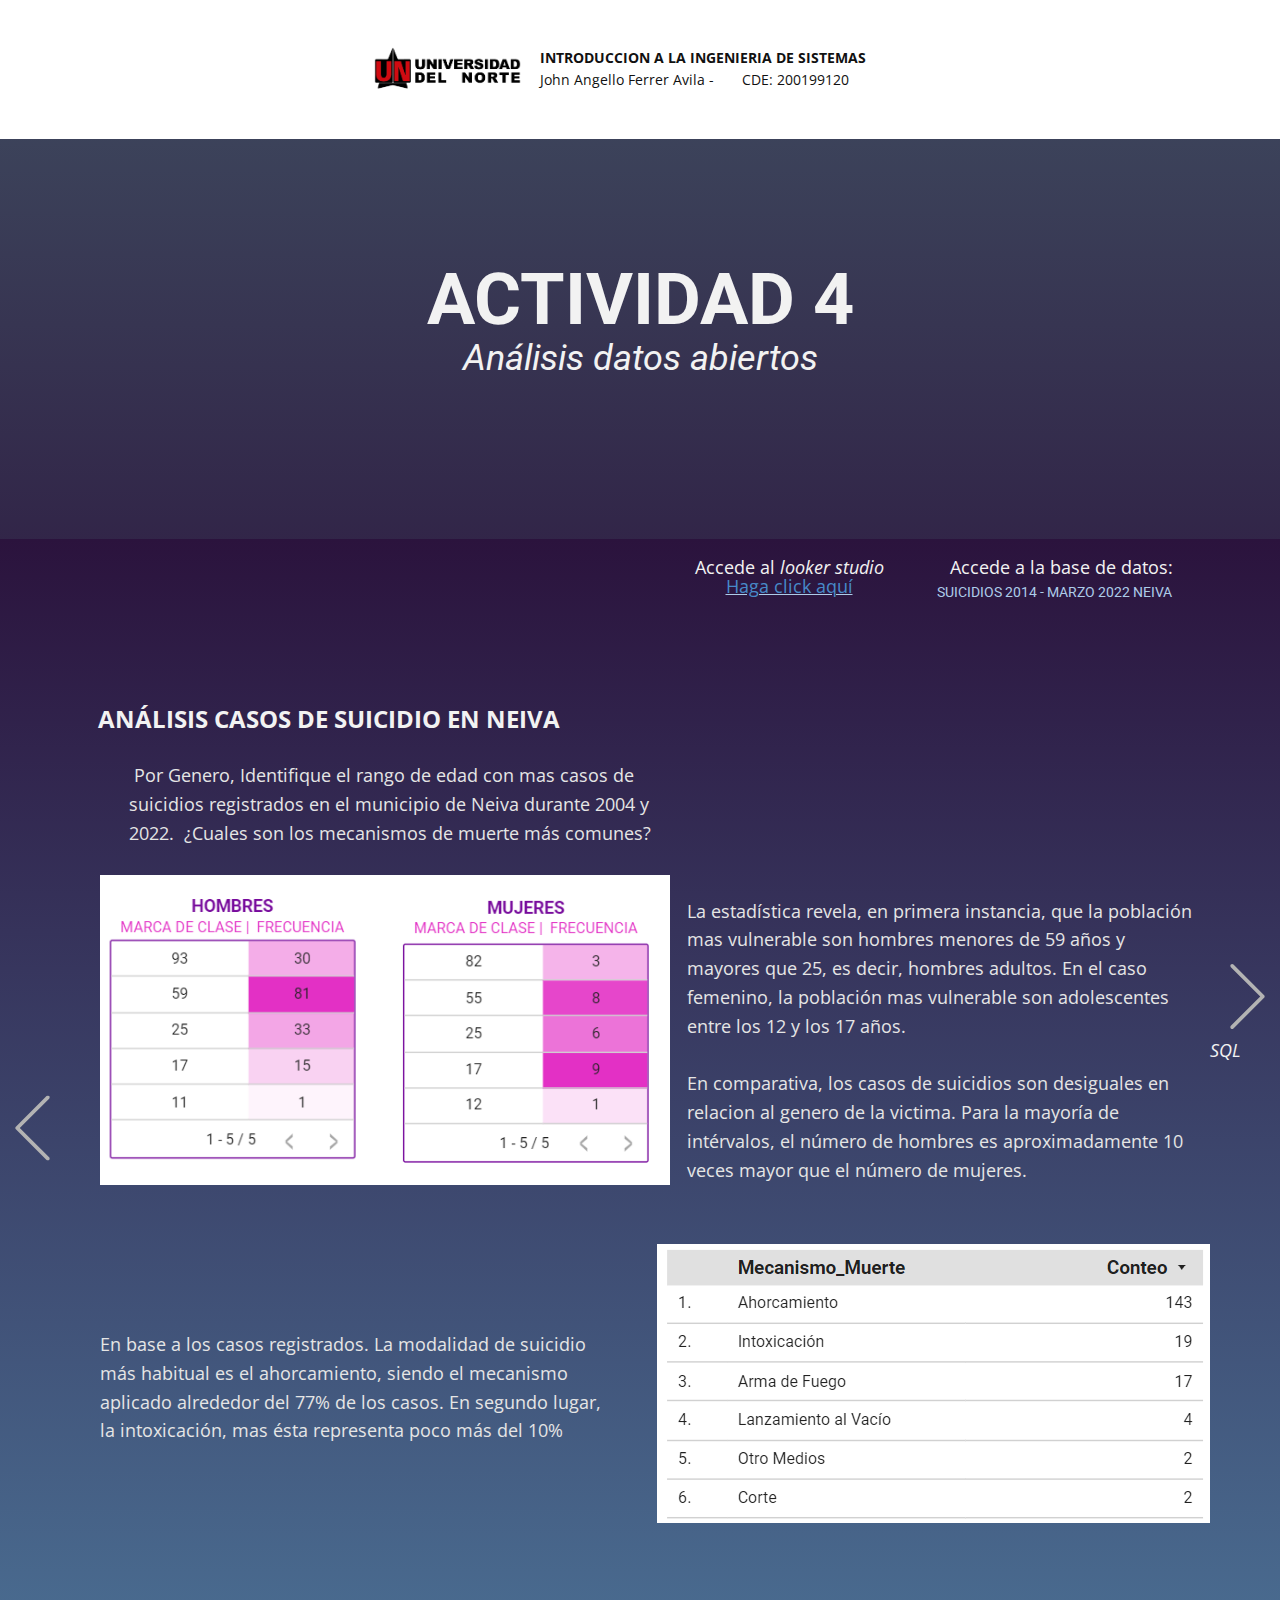
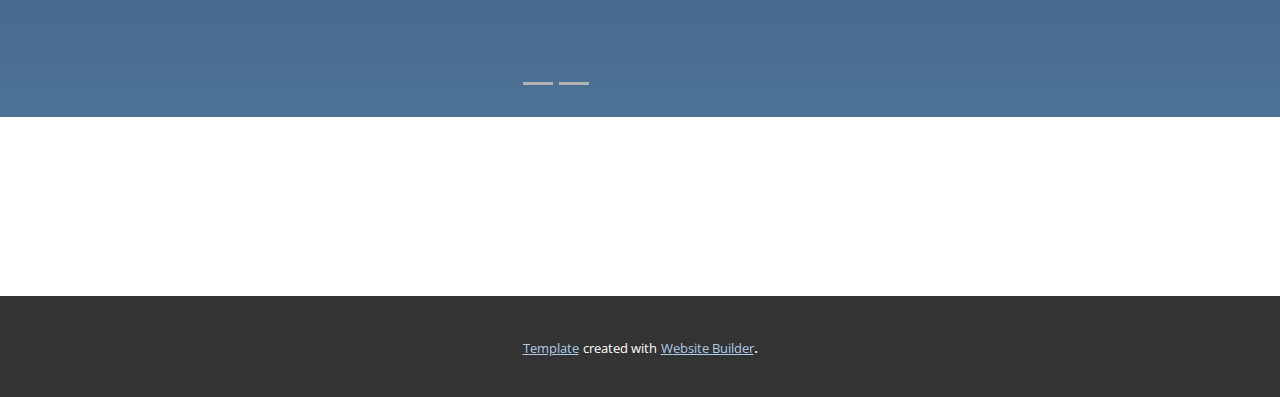
<file: index.html>
<!DOCTYPE html>
<html style="font-size: 16px;" lang="es"><head>
    <meta name="viewport" content="width=device-width, initial-scale=1.0">
    <meta charset="utf-8">
    <meta name="keywords" content="ACTIVIDAD 4, Análisi​s datos abiertos, SUICIDIOS 2014 - MARZO 2022 NEIVA, SUICIDIOS 2014 - MARZO 2022 NEIVA">
    <meta name="description" content="">
    <title>act4</title>
    <link rel="stylesheet" href="nicepage.css" media="screen">
<link rel="stylesheet" href="act4.css" media="screen">
    <script class="u-script" type="text/javascript" src="jquery.js" defer=""></script>
    <script class="u-script" type="text/javascript" src="nicepage.js" defer=""></script>
    <meta name="generator" content="Nicepage 5.10.3, nicepage.com">
    <link id="u-theme-google-font" rel="stylesheet" href="https://fonts.googleapis.com/css?family=Roboto:100,100i,300,300i,400,400i,500,500i,700,700i,900,900i|Open+Sans:300,300i,400,400i,500,500i,600,600i,700,700i,800,800i">
    
    
    
    <script type="application/ld+json">{
		"@context": "http://schema.org",
		"@type": "Organization",
		"name": "",
		"logo": "images/Logo-UNINORTE.png"
}</script>
    <meta name="theme-color" content="#478ac9">
    <meta property="og:title" content="act4">
    <meta property="og:type" content="website">
  <meta data-intl-tel-input-cdn-path="intlTelInput/"></head>
  <body data-home-page="act4.html" data-home-page-title="act4" class="u-body u-xl-mode" data-lang="es"><header class="u-clearfix u-header u-header" id="sec-ea8f"><div class="u-clearfix u-sheet u-sheet-1">
        <a href="https://uninorte.edu.co" class="u-image u-logo u-image-1" data-image-width="1717" data-image-height="669" title="Uninorte" target="_blank">
          <img src="images/Logo-UNINORTE.png" class="u-logo-image u-logo-image-1">
        </a>
        <p class="u-small-text u-text u-text-variant u-text-1">
          <span style="font-weight: 700;">INTRODUCCION A LA INGENIERIA DE SISTEMAS</span>
          <br>John Angello Ferrer Avila -&nbsp; &nbsp; &nbsp; &nbsp;CDE: 200199120&nbsp;
        </p>
      </div></header>
    <section class="u-clearfix u-gradient u-parallax u-section-1" id="sec-e8fd">
      <div class="u-clearfix u-sheet u-sheet-1">
        <h1 class="u-text u-text-default u-text-grey-5 u-text-1">ACTIVIDAD 4</h1>
        <h1 class="u-text u-text-default u-text-grey-5 u-text-2">Análisi​s datos abiertos</h1>
      </div>
    </section>
    <section class="u-carousel u-slide u-block-c24e-1" id="carousel_23fc" data-interval="5000" data-u-ride="carousel">
      <ol class="u-carousel-indicators u-block-c24e-7">
        <li data-u-target="#carousel_23fc" class="u-active u-grey-30" data-u-slide-to="0"></li>
        <li data-u-target="#carousel_23fc" class="u-grey-30" data-u-slide-to="1"></li>
      </ol>
      <div class="u-carousel-inner" role="listbox">
        <div class="u-active u-align-center u-carousel-item u-clearfix u-gradient u-section-2-1">
          <div class="u-clearfix u-sheet u-sheet-1">
            <p class="u-large-text u-text u-text-grey-5 u-text-variant u-text-1">Accede a la base de datos:</p>
            <p class="u-large-text u-text u-text-grey-5 u-text-variant u-text-2">Accede al <span style="font-style: italic;">looker studio</span>
            </p>
            <h1 class="u-text u-text-default u-title u-text-3">
              <a class="u-active-none u-border-none u-btn u-button-link u-button-style u-hover-none u-none u-text-palette-1-light-2 u-btn-1" data-href="https://www.datos.gov.co/Estad-sticas-Nacionales/SUICIDIOS-2014-MARZO-2022-NEIVA/gh4e-xuyg" data-target="_blank">&nbsp;SUICIDIOS 2014 - MARZO 2022 NEIVA</a>
            </h1>
            <p class="u-large-text u-text u-text-palette-1-light-2 u-text-variant u-text-4">
              <a class="u-active-none u-border-none u-btn u-button-link u-button-style u-hover-none u-none u-text-palette-1-base u-btn-2" data-href="https://lookerstudio.google.com/reporting/265cdbc2-ae55-4370-a331-c5835a4ba0e2" data-target="_blank">Haga click aquí</a>
            </p>
            <p class="u-large-text u-text u-text-grey-5 u-text-variant u-text-5"> ANÁLISIS CASOS DE SUICIDIO EN NEIVA</p>
            <p class="u-align-left u-large-text u-text u-text-grey-10 u-text-variant u-text-6">&nbsp;Por Genero, Identifique el rango de edad con mas casos de
suicidios registrados en el municipio de Neiva durante 2004 y 2022.&nbsp; ¿Cuales son los mecanismos de muerte más
comunes?&nbsp;&nbsp;</p>
            <img class="u-image u-image-contain u-image-default u-image-1" src="images/image.png" alt="" data-image-width="617" data-image-height="336">
            <p class="u-large-text u-text u-text-grey-5 u-text-variant u-text-7"><i>SQL</i>
            </p>
            <p class="u-align-left u-large-text u-text u-text-grey-10 u-text-variant u-text-8">La estadística revela, en primera instancia, que la población mas vulnerable son hombres menores de 59 años y mayores que 25, es decir, hombres adultos. En el caso femenino, la población mas vulnerable son adolescentes entre los 12 y los 17 años.<br>
              <br>En comparativa, los casos de suicidios son desiguales en relacion al genero de la victima. Para la mayoría de intérvalos, el número de hombres es aproximadamente 10 veces mayor que el número de mujeres.&nbsp;
            </p>
            <img class="u-image u-image-contain u-image-default u-image-2" src="images/image1.png" alt="" data-image-width="553" data-image-height="279">
            <p class="u-align-left u-large-text u-text u-text-grey-10 u-text-variant u-text-9">
              <br>
              <br>
              <br>En
base a los casos registrados. La modalidad de suicidio más habitual es el
ahorcamiento, siendo el mecanismo aplicado alrededor del 77% de los casos. En
segundo lugar, la intoxicación, mas ésta representa poco más del 10%
            </p>
          </div>
        </div>
        <div class="u-align-center u-carousel-item u-clearfix u-gradient u-section-2-2">
          <div class="u-clearfix u-sheet u-sheet-1">
            <p class="u-large-text u-text u-text-grey-5 u-text-variant u-text-1">Accede a la base de datos:</p>
            <h1 class="u-text u-text-default u-title u-text-2">
              <a class="u-active-none u-border-none u-btn u-button-link u-button-style u-hover-none u-none u-text-palette-1-light-2 u-btn-1" data-href="https://www.datos.gov.co/Estad-sticas-Nacionales/SUICIDIOS-2014-MARZO-2022-NEIVA/gh4e-xuyg" data-target="_blank">&nbsp;SUICIDIOS 2014 - MARZO 2022 NEIVA</a>
            </h1>
            <p class="u-large-text u-text u-text-grey-5 u-text-variant u-text-3"> ANÁLISIS CASOS DE SUICIDIO EN NEIVA</p>
            <p class="u-large-text u-text u-text-grey-5 u-text-variant u-text-4">Accede al <span style="font-style: italic;">looker studio</span>
            </p>
            <p class="u-large-text u-text u-text-palette-1-light-2 u-text-variant u-text-5">
              <a class="u-active-none u-border-none u-btn u-button-link u-button-style u-hover-none u-none u-text-palette-1-base u-btn-2" data-href="https://lookerstudio.google.com/reporting/265cdbc2-ae55-4370-a331-c5835a4ba0e2" data-target="_blank">Haga click aquí</a>
            </p>
            <p class="u-align-left u-large-text u-text u-text-grey-10 u-text-variant u-text-6">&nbsp;Por Genero, Identifique el rango de edad con mas casos de
suicidios registrados en el municipio de Neiva durante 2004 y 2022.&nbsp; ¿Cuales son los mecanismos de muerte más
comunes?&nbsp;&nbsp;</p>
            <p class="u-align-left u-large-text u-text u-text-palette-4-light-2 u-text-variant u-text-7">
              <span style="font-weight: 700;">SELECT </span>
              <span style="font-weight: 700;">MAX </span>(EDAD) <span style="font-weight: 700;">AS </span>edad_representante, <span style="font-weight: 700;">COUNT</span>(Edad) <span style="font-weight: 700;">AS </span>Rango_Edad&nbsp;<br>
              <span style="font-weight: 700;">FROM </span>`act4intro.general.datos`&nbsp;<br>
              <span style="font-weight: 700;">WHERE </span>EDAD &lt;= 12&nbsp; &nbsp;&nbsp;<br>
              <span style="font-weight: 700;">UNION </span>
              <span style="font-weight: 700;">ALL&nbsp;</span>
              <br>
              <br>
              <span style="font-weight: 700;">SELECT </span>
              <span style="font-weight: 700;">MAX </span>(Edad) AS edad_representante, <span style="font-weight: 700;">COUNT </span>(Edad) <span style="font-weight: 700;">AS </span>Rango_edad&nbsp;<br>
              <span style="font-weight: 700;">FROM </span>`act4intro.general.datos`&nbsp;<br>
              <span style="font-weight: 700;">WHERE </span>EDAD &gt; 12 <span style="font-weight: 700;">AND </span>EDAD &lt;= 17&nbsp; &nbsp;&nbsp;<br>
              <span style="font-weight: 700;">UNION </span>
              <span style="font-weight: 700;">ALL&nbsp;</span>
              <br>
              <br>
              <span style="font-weight: 700;">SELECT </span>
              <span style="font-weight: 700;">MAX </span>(Edad) <span style="font-weight: 700;">AS </span>edad_representante, <span style="font-weight: 700;">COUNT </span>(Edad) <span style="font-weight: 700;">AS </span>Rango_edad&nbsp;<br>
              <span style="font-weight: 700;">FROM </span>`act4intro.general.datos`&nbsp;<br>
              <span style="font-weight: 700;">WHERE </span>EDAD &gt; 17 <span style="font-weight: 700;">AND </span>EDAD &lt;= 25&nbsp; &nbsp;&nbsp;<br>
              <span style="font-weight: 700;">UNION </span>
              <span style="font-weight: 700;">ALL&nbsp;</span>
              <br>
              <br>
              <span style="font-weight: 700;">SELECT </span>
              <span style="font-weight: 700;">MAX </span>(Edad) AS edad_representante, <span style="font-weight: 700;">COUNT </span>(Edad) <span style="font-weight: 700;">AS </span>Rango_edad&nbsp;<br>
              <span style="font-weight: 700;">FROM </span>`act4intro.general.datos`&nbsp;<br>
              <span style="font-weight: 700;">WHERE </span>EDAD &gt; 25 <span style="font-weight: 700;">AND </span>EDAD &lt;= 59&nbsp; &nbsp;&nbsp;<br>
              <span style="font-weight: 700;">UNION </span>
              <span style="font-weight: 700;">ALL&nbsp;</span>
              <br>
              <br>
              <span style="font-weight: 700;">SELECT </span>
              <span style="font-weight: 700;">MAX </span>(Edad) <span style="font-weight: 700;">AS </span>edad_representante, <span style="font-weight: 700;">COUNT </span>(Edad) <span style="font-weight: 700;">AS </span>Rango_edad&nbsp;<br>
              <span style="font-weight: 700;">FROM </span>`act4intro.general.datos`&nbsp;<br>
              <span style="font-weight: 700;">WHERE </span>EDAD &gt; 59&nbsp; &nbsp; &nbsp;<br>
              <span style="font-weight: 700;">ORDER </span>
              <span style="font-weight: 700;">BY </span>edad_representante <span style="font-weight: 700;">DESC
&nbsp;</span>
            </p>
            <img class="u-image u-image-contain u-image-default u-image-1" src="images/image.png" alt="" data-image-width="617" data-image-height="336">
            <img class="u-image u-image-default u-image-2" src="images/image3.png" alt="" data-image-width="431" data-image-height="194">
            <p class="u-align-left u-large-text u-text u-text-palette-4-light-2 u-text-variant u-text-8">
              <span style="font-weight: 700;">SELECT </span>Mecanismo_Muerte, <span style="font-weight: 700;">COUNT </span>(Mecanismo_Muerte) AS Conteo <span style="font-weight: 700;">FROM </span>`act4intro.general.datos` <span style="font-weight: 700;">GROUP </span>
              <span style="font-weight: 700;">BY </span>Mecanismo_Muerte <span style="font-weight: 700;">ORDER </span>
              <span style="font-weight: 700;">BY </span>Conteo <span style="font-weight: 700;">DESC</span>
            </p>
          </div>
        </div>
      </div>
      <a class="u-absolute-vcenter u-carousel-control u-carousel-control-prev u-text-grey-30 u-block-c24e-6" href="#carousel_23fc" role="button" data-u-slide="prev">
        <span aria-hidden="true">
          <svg class="u-svg-link" viewBox="0 0 477.175 477.175"><path d="M145.188,238.575l215.5-215.5c5.3-5.3,5.3-13.8,0-19.1s-13.8-5.3-19.1,0l-225.1,225.1c-5.3,5.3-5.3,13.8,0,19.1l225.1,225
                    c2.6,2.6,6.1,4,9.5,4s6.9-1.3,9.5-4c5.3-5.3,5.3-13.8,0-19.1L145.188,238.575z"></path></svg>
        </span>
        <span class="sr-only">Previous</span>
      </a>
      <a class="u-carousel-control u-carousel-control-next u-text-grey-30 u-block-c24e-4" href="#carousel_23fc" role="button" data-u-slide="next">
        <span aria-hidden="true">
          <svg class="u-svg-link" viewBox="0 0 477.175 477.175"><path d="M360.731,229.075l-225.1-225.1c-5.3-5.3-13.8-5.3-19.1,0s-5.3,13.8,0,19.1l215.5,215.5l-215.5,215.5
                    c-5.3,5.3-5.3,13.8,0,19.1c2.6,2.6,6.1,4,9.5,4c3.4,0,6.9-1.3,9.5-4l225.1-225.1C365.931,242.875,365.931,234.275,360.731,229.075z"></path></svg>
        </span>
        <span class="sr-only">Siguiente</span>
      </a>
    </section>
    
    
    <footer class="u-align-center u-clearfix u-footer" id="sec-a441"><div class="u-clearfix u-sheet u-sheet-1"></div></footer>
    <section class="u-backlink u-clearfix u-grey-80">
      <a class="u-link" href="https://nicepage.com/templates" target="_blank">
        <span>Template</span>
      </a>
      <p class="u-text">
        <span>created with</span>
      </p>
      <a class="u-link" href="https://nicepage.site" target="_blank">
        <span>Website Builder</span>
      </a>. 
    </section>
  
</body></html>
</file>
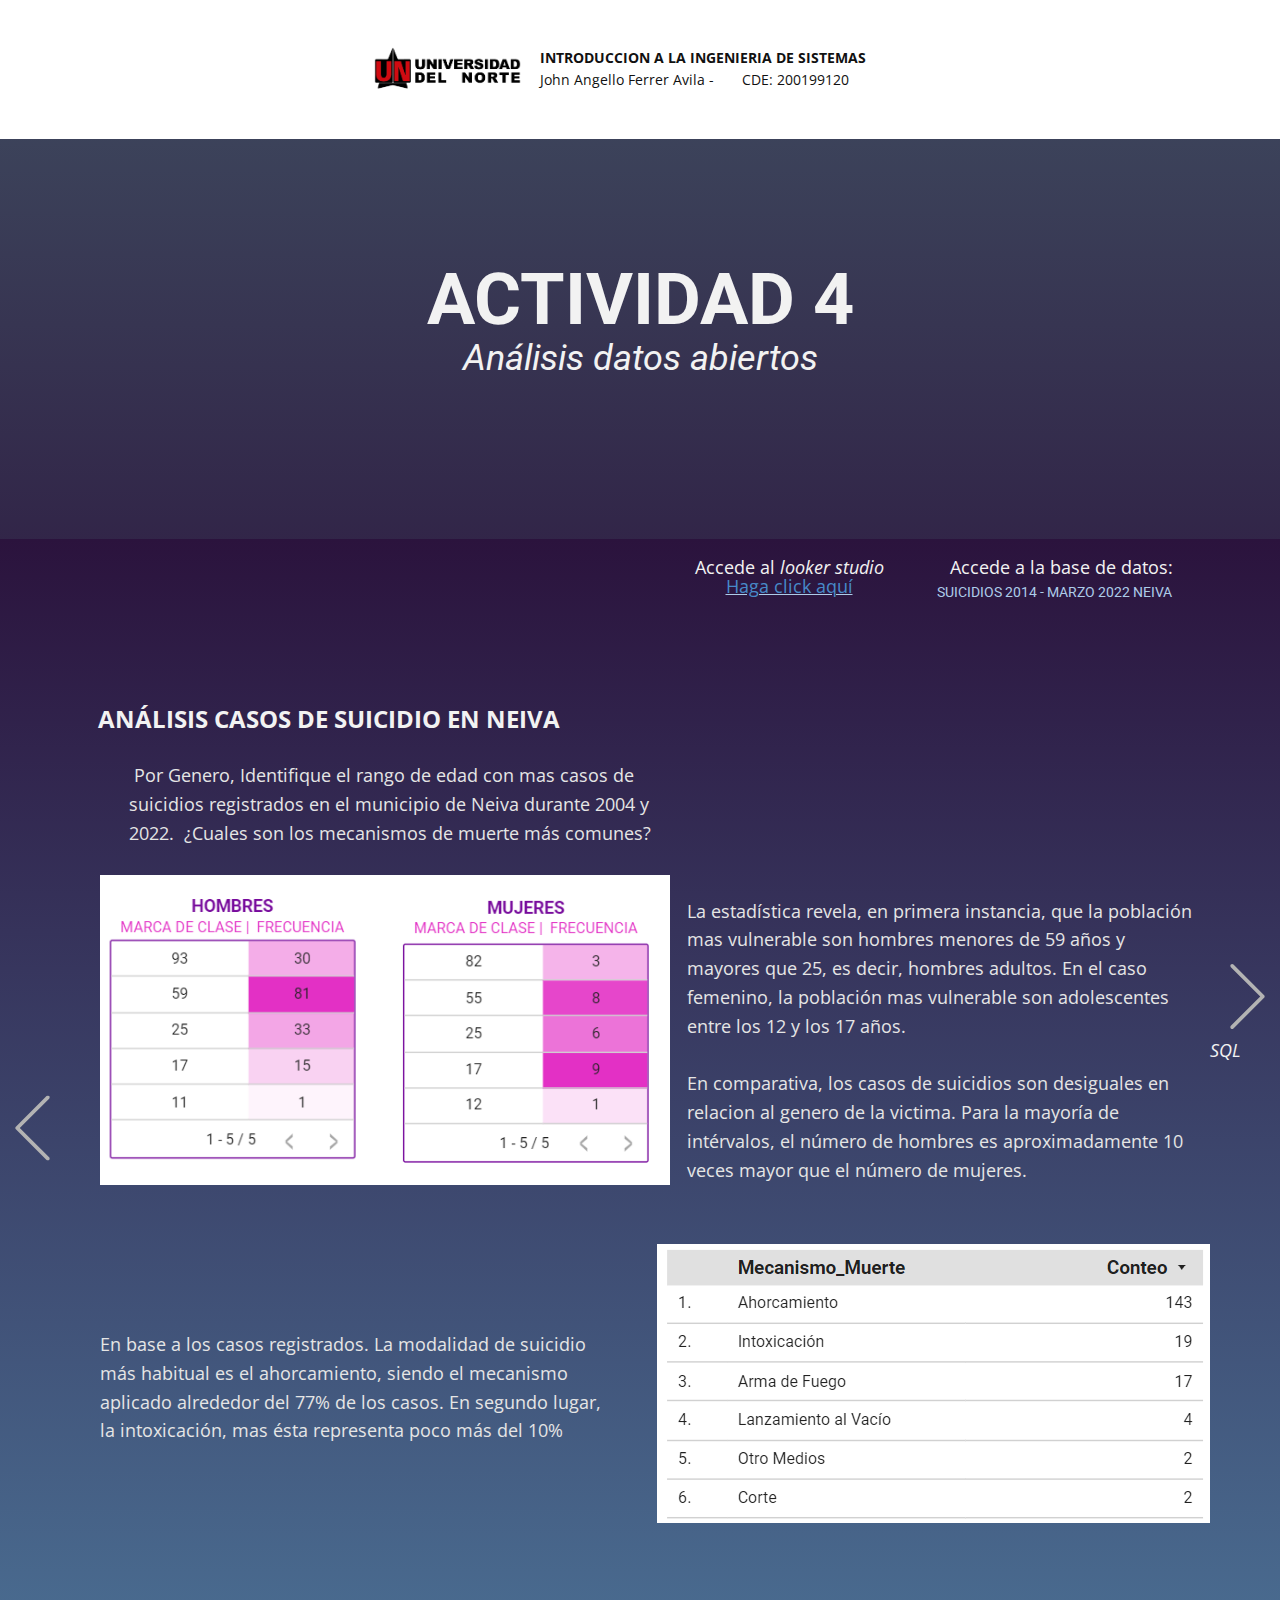
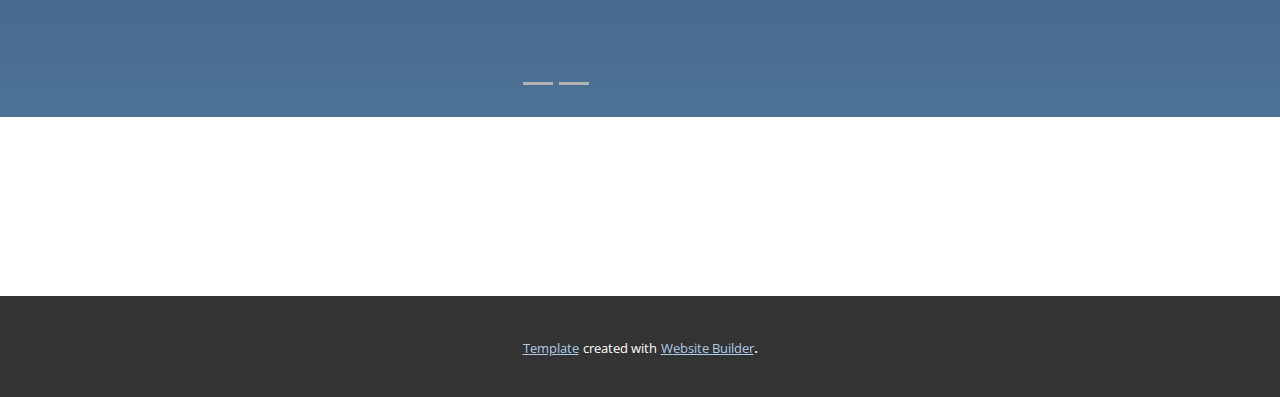
<file: act4.html>
<!DOCTYPE html>
<html style="font-size: 16px;" lang="es"><head>
    <meta name="viewport" content="width=device-width, initial-scale=1.0">
    <meta charset="utf-8">
    <meta name="keywords" content="ACTIVIDAD 4, Análisi​s datos abiertos, SUICIDIOS 2014 - MARZO 2022 NEIVA, SUICIDIOS 2014 - MARZO 2022 NEIVA">
    <meta name="description" content="">
    <title>act4</title>
    <link rel="stylesheet" href="nicepage.css" media="screen">
<link rel="stylesheet" href="act4.css" media="screen">
    <script class="u-script" type="text/javascript" src="jquery.js" defer=""></script>
    <script class="u-script" type="text/javascript" src="nicepage.js" defer=""></script>
    <meta name="generator" content="Nicepage 5.10.3, nicepage.com">
    <link id="u-theme-google-font" rel="stylesheet" href="https://fonts.googleapis.com/css?family=Roboto:100,100i,300,300i,400,400i,500,500i,700,700i,900,900i|Open+Sans:300,300i,400,400i,500,500i,600,600i,700,700i,800,800i">
    
    
    
    <script type="application/ld+json">{
		"@context": "http://schema.org",
		"@type": "Organization",
		"name": "",
		"logo": "images/Logo-UNINORTE.png"
}</script>
    <meta name="theme-color" content="#478ac9">
    <meta property="og:title" content="act4">
    <meta property="og:type" content="website">
  <meta data-intl-tel-input-cdn-path="intlTelInput/"></head>
  <body class="u-body u-xl-mode" data-lang="es"><header class="u-clearfix u-header u-header" id="sec-ea8f"><div class="u-clearfix u-sheet u-sheet-1">
        <a href="https://uninorte.edu.co" class="u-image u-logo u-image-1" data-image-width="1717" data-image-height="669" title="Uninorte" target="_blank">
          <img src="images/Logo-UNINORTE.png" class="u-logo-image u-logo-image-1">
        </a>
        <p class="u-small-text u-text u-text-variant u-text-1">
          <span style="font-weight: 700;">INTRODUCCION A LA INGENIERIA DE SISTEMAS</span>
          <br>John Angello Ferrer Avila -&nbsp; &nbsp; &nbsp; &nbsp;CDE: 200199120&nbsp;
        </p>
      </div></header>
    <section class="u-clearfix u-gradient u-parallax u-section-1" id="sec-e8fd">
      <div class="u-clearfix u-sheet u-sheet-1">
        <h1 class="u-text u-text-default u-text-grey-5 u-text-1">ACTIVIDAD 4</h1>
        <h1 class="u-text u-text-default u-text-grey-5 u-text-2">Análisi​s datos abiertos</h1>
      </div>
    </section>
    <section class="u-carousel u-slide u-block-c24e-1" id="carousel_23fc" data-interval="5000" data-u-ride="carousel">
      <ol class="u-carousel-indicators u-block-c24e-7">
        <li data-u-target="#carousel_23fc" class="u-active u-grey-30" data-u-slide-to="0"></li>
        <li data-u-target="#carousel_23fc" class="u-grey-30" data-u-slide-to="1"></li>
      </ol>
      <div class="u-carousel-inner" role="listbox">
        <div class="u-active u-align-center u-carousel-item u-clearfix u-gradient u-section-2-1">
          <div class="u-clearfix u-sheet u-sheet-1">
            <p class="u-large-text u-text u-text-grey-5 u-text-variant u-text-1">Accede a la base de datos:</p>
            <p class="u-large-text u-text u-text-grey-5 u-text-variant u-text-2">Accede al <span style="font-style: italic;">looker studio</span>
            </p>
            <h1 class="u-text u-text-default u-title u-text-3">
              <a class="u-active-none u-border-none u-btn u-button-link u-button-style u-hover-none u-none u-text-palette-1-light-2 u-btn-1" data-href="https://www.datos.gov.co/Estad-sticas-Nacionales/SUICIDIOS-2014-MARZO-2022-NEIVA/gh4e-xuyg" data-target="_blank">&nbsp;SUICIDIOS 2014 - MARZO 2022 NEIVA</a>
            </h1>
            <p class="u-large-text u-text u-text-palette-1-light-2 u-text-variant u-text-4">
              <a class="u-active-none u-border-none u-btn u-button-link u-button-style u-hover-none u-none u-text-palette-1-base u-btn-2" data-href="https://lookerstudio.google.com/reporting/265cdbc2-ae55-4370-a331-c5835a4ba0e2" data-target="_blank">Haga click aquí</a>
            </p>
            <p class="u-large-text u-text u-text-grey-5 u-text-variant u-text-5"> ANÁLISIS CASOS DE SUICIDIO EN NEIVA</p>
            <p class="u-align-left u-large-text u-text u-text-grey-10 u-text-variant u-text-6">&nbsp;Por Genero, Identifique el rango de edad con mas casos de
suicidios registrados en el municipio de Neiva durante 2004 y 2022.&nbsp; ¿Cuales son los mecanismos de muerte más
comunes?&nbsp;&nbsp;</p>
            <img class="u-image u-image-contain u-image-default u-image-1" src="images/image.png" alt="" data-image-width="617" data-image-height="336">
            <p class="u-large-text u-text u-text-grey-5 u-text-variant u-text-7"><i>SQL</i>
            </p>
            <p class="u-align-left u-large-text u-text u-text-grey-10 u-text-variant u-text-8">La estadística revela, en primera instancia, que la población mas vulnerable son hombres menores de 59 años y mayores que 25, es decir, hombres adultos. En el caso femenino, la población mas vulnerable son adolescentes entre los 12 y los 17 años.<br>
              <br>En comparativa, los casos de suicidios son desiguales en relacion al genero de la victima. Para la mayoría de intérvalos, el número de hombres es aproximadamente 10 veces mayor que el número de mujeres.&nbsp;
            </p>
            <img class="u-image u-image-contain u-image-default u-image-2" src="images/image1.png" alt="" data-image-width="553" data-image-height="279">
            <p class="u-align-left u-large-text u-text u-text-grey-10 u-text-variant u-text-9">
              <br>
              <br>
              <br>En
base a los casos registrados. La modalidad de suicidio más habitual es el
ahorcamiento, siendo el mecanismo aplicado alrededor del 77% de los casos. En
segundo lugar, la intoxicación, mas ésta representa poco más del 10%
            </p>
          </div>
        </div>
        <div class="u-align-center u-carousel-item u-clearfix u-gradient u-section-2-2">
          <div class="u-clearfix u-sheet u-sheet-1">
            <p class="u-large-text u-text u-text-grey-5 u-text-variant u-text-1">Accede a la base de datos:</p>
            <h1 class="u-text u-text-default u-title u-text-2">
              <a class="u-active-none u-border-none u-btn u-button-link u-button-style u-hover-none u-none u-text-palette-1-light-2 u-btn-1" data-href="https://www.datos.gov.co/Estad-sticas-Nacionales/SUICIDIOS-2014-MARZO-2022-NEIVA/gh4e-xuyg" data-target="_blank">&nbsp;SUICIDIOS 2014 - MARZO 2022 NEIVA</a>
            </h1>
            <p class="u-large-text u-text u-text-grey-5 u-text-variant u-text-3"> ANÁLISIS CASOS DE SUICIDIO EN NEIVA</p>
            <p class="u-large-text u-text u-text-grey-5 u-text-variant u-text-4">Accede al <span style="font-style: italic;">looker studio</span>
            </p>
            <p class="u-large-text u-text u-text-palette-1-light-2 u-text-variant u-text-5">
              <a class="u-active-none u-border-none u-btn u-button-link u-button-style u-hover-none u-none u-text-palette-1-base u-btn-2" data-href="https://lookerstudio.google.com/reporting/265cdbc2-ae55-4370-a331-c5835a4ba0e2" data-target="_blank">Haga click aquí</a>
            </p>
            <p class="u-align-left u-large-text u-text u-text-grey-10 u-text-variant u-text-6">&nbsp;Por Genero, Identifique el rango de edad con mas casos de
suicidios registrados en el municipio de Neiva durante 2004 y 2022.&nbsp; ¿Cuales son los mecanismos de muerte más
comunes?&nbsp;&nbsp;</p>
            <p class="u-align-left u-large-text u-text u-text-palette-4-light-2 u-text-variant u-text-7">
              <span style="font-weight: 700;">SELECT </span>
              <span style="font-weight: 700;">MAX </span>(EDAD) <span style="font-weight: 700;">AS </span>edad_representante, <span style="font-weight: 700;">COUNT</span>(Edad) <span style="font-weight: 700;">AS </span>Rango_Edad&nbsp;<br>
              <span style="font-weight: 700;">FROM </span>`act4intro.general.datos`&nbsp;<br>
              <span style="font-weight: 700;">WHERE </span>EDAD &lt;= 12&nbsp; &nbsp;&nbsp;<br>
              <span style="font-weight: 700;">UNION </span>
              <span style="font-weight: 700;">ALL&nbsp;</span>
              <br>
              <br>
              <span style="font-weight: 700;">SELECT </span>
              <span style="font-weight: 700;">MAX </span>(Edad) AS edad_representante, <span style="font-weight: 700;">COUNT </span>(Edad) <span style="font-weight: 700;">AS </span>Rango_edad&nbsp;<br>
              <span style="font-weight: 700;">FROM </span>`act4intro.general.datos`&nbsp;<br>
              <span style="font-weight: 700;">WHERE </span>EDAD &gt; 12 <span style="font-weight: 700;">AND </span>EDAD &lt;= 17&nbsp; &nbsp;&nbsp;<br>
              <span style="font-weight: 700;">UNION </span>
              <span style="font-weight: 700;">ALL&nbsp;</span>
              <br>
              <br>
              <span style="font-weight: 700;">SELECT </span>
              <span style="font-weight: 700;">MAX </span>(Edad) <span style="font-weight: 700;">AS </span>edad_representante, <span style="font-weight: 700;">COUNT </span>(Edad) <span style="font-weight: 700;">AS </span>Rango_edad&nbsp;<br>
              <span style="font-weight: 700;">FROM </span>`act4intro.general.datos`&nbsp;<br>
              <span style="font-weight: 700;">WHERE </span>EDAD &gt; 17 <span style="font-weight: 700;">AND </span>EDAD &lt;= 25&nbsp; &nbsp;&nbsp;<br>
              <span style="font-weight: 700;">UNION </span>
              <span style="font-weight: 700;">ALL&nbsp;</span>
              <br>
              <br>
              <span style="font-weight: 700;">SELECT </span>
              <span style="font-weight: 700;">MAX </span>(Edad) AS edad_representante, <span style="font-weight: 700;">COUNT </span>(Edad) <span style="font-weight: 700;">AS </span>Rango_edad&nbsp;<br>
              <span style="font-weight: 700;">FROM </span>`act4intro.general.datos`&nbsp;<br>
              <span style="font-weight: 700;">WHERE </span>EDAD &gt; 25 <span style="font-weight: 700;">AND </span>EDAD &lt;= 59&nbsp; &nbsp;&nbsp;<br>
              <span style="font-weight: 700;">UNION </span>
              <span style="font-weight: 700;">ALL&nbsp;</span>
              <br>
              <br>
              <span style="font-weight: 700;">SELECT </span>
              <span style="font-weight: 700;">MAX </span>(Edad) <span style="font-weight: 700;">AS </span>edad_representante, <span style="font-weight: 700;">COUNT </span>(Edad) <span style="font-weight: 700;">AS </span>Rango_edad&nbsp;<br>
              <span style="font-weight: 700;">FROM </span>`act4intro.general.datos`&nbsp;<br>
              <span style="font-weight: 700;">WHERE </span>EDAD &gt; 59&nbsp; &nbsp; &nbsp;<br>
              <span style="font-weight: 700;">ORDER </span>
              <span style="font-weight: 700;">BY </span>edad_representante <span style="font-weight: 700;">DESC
&nbsp;</span>
            </p>
            <img class="u-image u-image-contain u-image-default u-image-1" src="images/image.png" alt="" data-image-width="617" data-image-height="336">
            <img class="u-image u-image-default u-image-2" src="images/image3.png" alt="" data-image-width="431" data-image-height="194">
            <p class="u-align-left u-large-text u-text u-text-palette-4-light-2 u-text-variant u-text-8">
              <span style="font-weight: 700;">SELECT </span>Mecanismo_Muerte, <span style="font-weight: 700;">COUNT </span>(Mecanismo_Muerte) AS Conteo <span style="font-weight: 700;">FROM </span>`act4intro.general.datos` <span style="font-weight: 700;">GROUP </span>
              <span style="font-weight: 700;">BY </span>Mecanismo_Muerte <span style="font-weight: 700;">ORDER </span>
              <span style="font-weight: 700;">BY </span>Conteo <span style="font-weight: 700;">DESC</span>
            </p>
          </div>
        </div>
      </div>
      <a class="u-absolute-vcenter u-carousel-control u-carousel-control-prev u-text-grey-30 u-block-c24e-6" href="#carousel_23fc" role="button" data-u-slide="prev">
        <span aria-hidden="true">
          <svg class="u-svg-link" viewBox="0 0 477.175 477.175"><path d="M145.188,238.575l215.5-215.5c5.3-5.3,5.3-13.8,0-19.1s-13.8-5.3-19.1,0l-225.1,225.1c-5.3,5.3-5.3,13.8,0,19.1l225.1,225
                    c2.6,2.6,6.1,4,9.5,4s6.9-1.3,9.5-4c5.3-5.3,5.3-13.8,0-19.1L145.188,238.575z"></path></svg>
        </span>
        <span class="sr-only">Previous</span>
      </a>
      <a class="u-carousel-control u-carousel-control-next u-text-grey-30 u-block-c24e-4" href="#carousel_23fc" role="button" data-u-slide="next">
        <span aria-hidden="true">
          <svg class="u-svg-link" viewBox="0 0 477.175 477.175"><path d="M360.731,229.075l-225.1-225.1c-5.3-5.3-13.8-5.3-19.1,0s-5.3,13.8,0,19.1l215.5,215.5l-215.5,215.5
                    c-5.3,5.3-5.3,13.8,0,19.1c2.6,2.6,6.1,4,9.5,4c3.4,0,6.9-1.3,9.5-4l225.1-225.1C365.931,242.875,365.931,234.275,360.731,229.075z"></path></svg>
        </span>
        <span class="sr-only">Siguiente</span>
      </a>
    </section>
    
    
    <footer class="u-align-center u-clearfix u-footer" id="sec-a441"><div class="u-clearfix u-sheet u-sheet-1"></div></footer>
    <section class="u-backlink u-clearfix u-grey-80">
      <a class="u-link" href="https://nicepage.com/templates" target="_blank">
        <span>Template</span>
      </a>
      <p class="u-text">
        <span>created with</span>
      </p>
      <a class="u-link" href="https://nicepage.site" target="_blank">
        <span>Website Builder</span>
      </a>. 
    </section>
  
</body></html>
</file>
